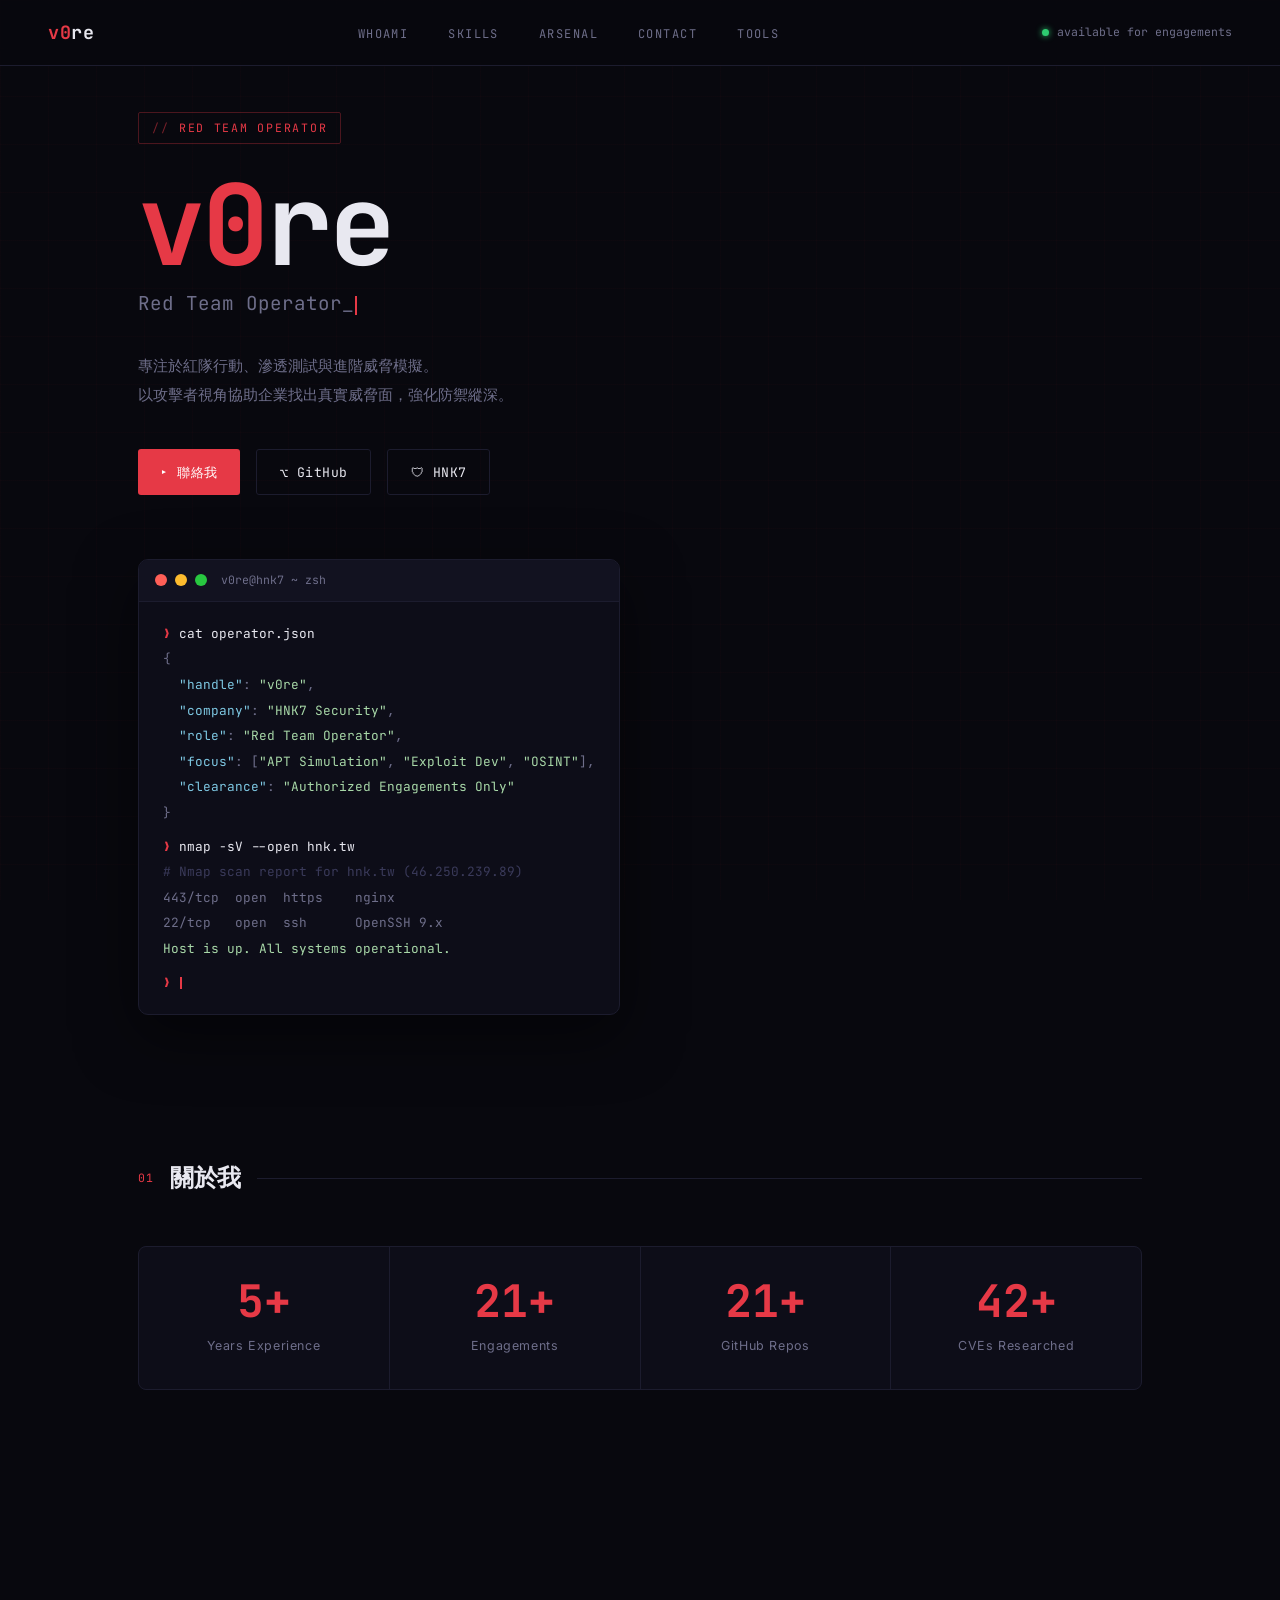
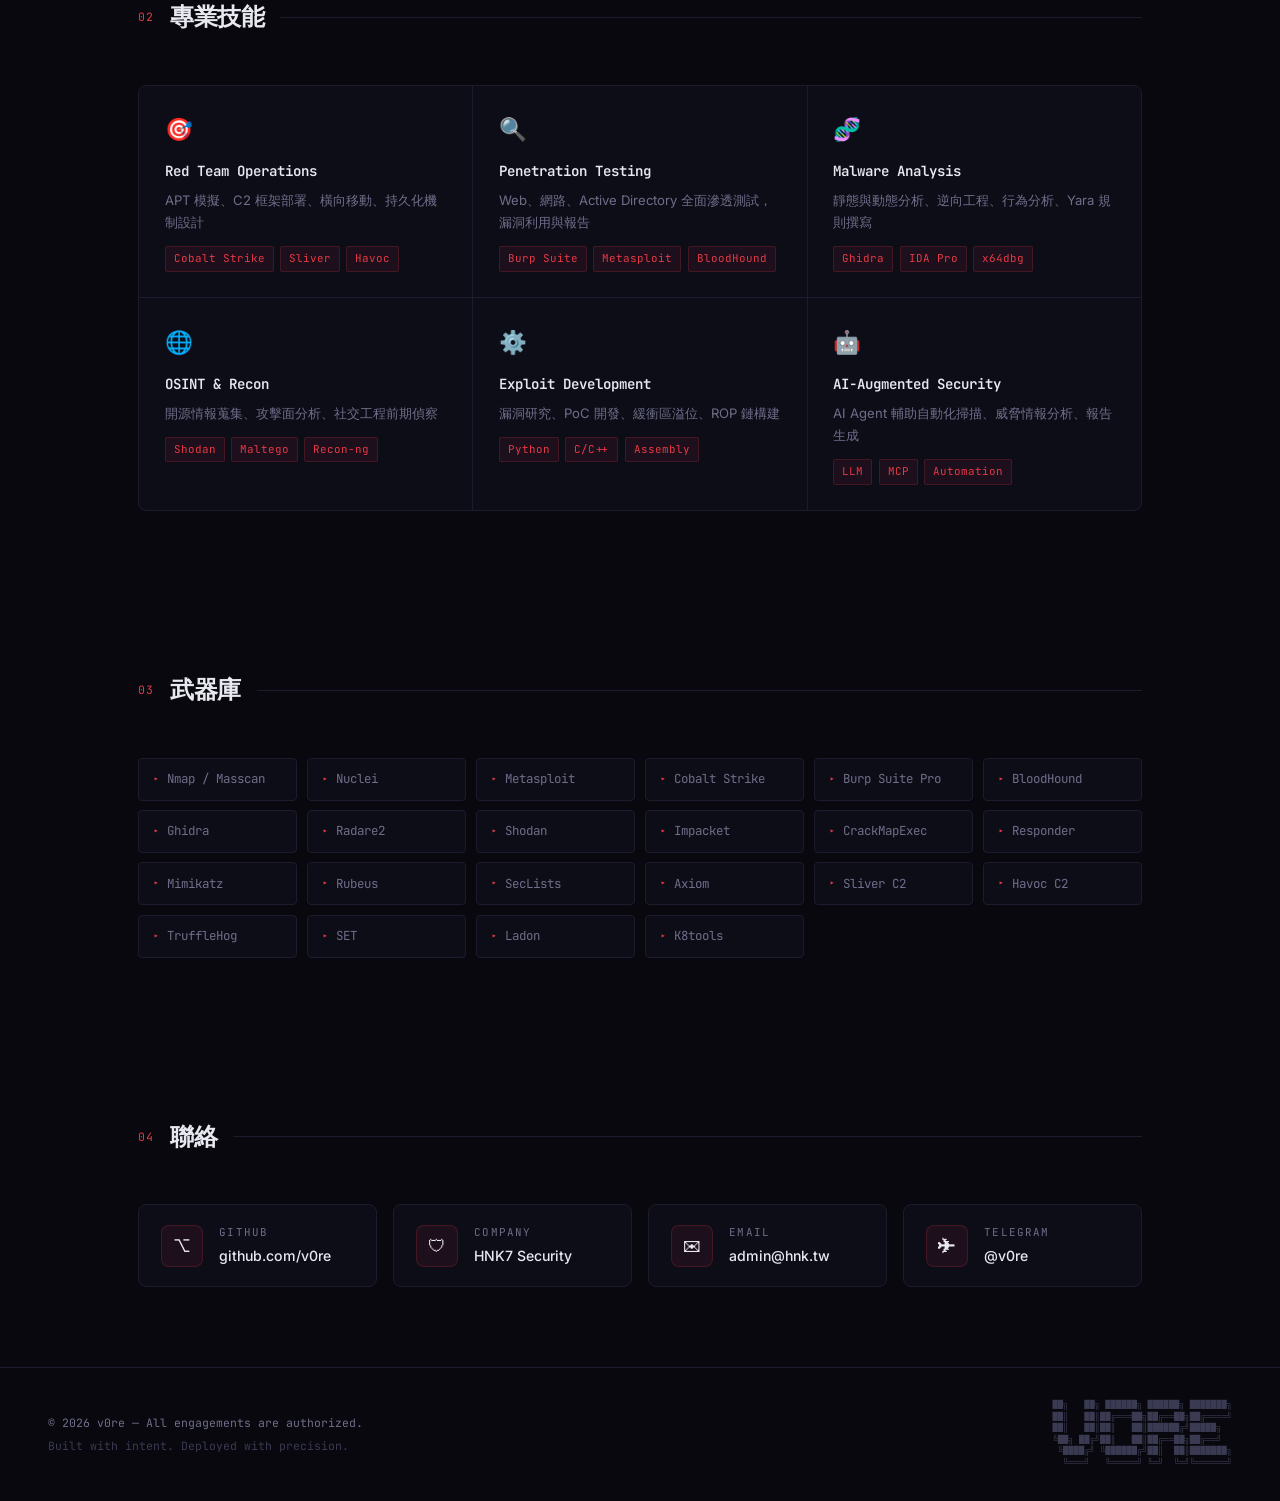
<file: index.html>
<!DOCTYPE html>
<html lang="zh-TW">
<head>
  <meta charset="UTF-8">
  <meta name="viewport" content="width=device-width, initial-scale=1.0">
  <title>v0re — Red Team Operator</title>
  <meta name="description" content="Red Team Operator | Penetration Tester | Security Researcher at HNK7 Security">
  <link rel="preconnect" href="https://fonts.googleapis.com">
  <link href="https://fonts.googleapis.com/css2?family=JetBrains+Mono:wght@300;400;500;700&family=Inter:wght@300;400;500;600;700&display=swap" rel="stylesheet">
  <style>
    *, *::before, *::after { box-sizing: border-box; margin: 0; padding: 0; }

    :root {
      --bg: #08080e;
      --bg2: #0d0d18;
      --bg3: #121220;
      --border: #1c1c2e;
      --red: #e63946;
      --red-dim: #c1121f;
      --red-glow: rgba(230,57,70,0.15);
      --white: #e8e8f0;
      --gray: #6e6e8a;
      --gray2: #3a3a52;
      --mono: 'JetBrains Mono', monospace;
      --sans: 'Inter', sans-serif;
    }

    html { scroll-behavior: smooth; }

    body {
      background: var(--bg);
      color: var(--white);
      font-family: var(--sans);
      overflow-x: hidden;
      line-height: 1.6;
    }

    /* Grid background */
    body::after {
      content: '';
      position: fixed;
      inset: 0;
      background-image:
        linear-gradient(rgba(230,57,70,0.025) 1px, transparent 1px),
        linear-gradient(90deg, rgba(230,57,70,0.025) 1px, transparent 1px);
      background-size: 48px 48px;
      pointer-events: none;
      z-index: 0;
    }

    /* Scroll progress bar */
    #progress {
      position: fixed;
      top: 0; left: 0;
      height: 2px;
      background: var(--red);
      z-index: 300;
      width: 0%;
      transition: width 0.1s linear;
      box-shadow: 0 0 8px var(--red);
    }

    /* ── NAV ── */
    nav {
      position: fixed;
      top: 0; left: 0; right: 0;
      z-index: 200;
      display: flex;
      align-items: center;
      justify-content: space-between;
      padding: 1.1rem 3rem;
      background: rgba(8,8,14,0.9);
      backdrop-filter: blur(16px);
      border-bottom: 1px solid var(--border);
    }

    .logo {
      font-family: var(--mono);
      font-size: 1.15rem;
      font-weight: 700;
      color: var(--red);
      text-decoration: none;
      letter-spacing: 0.04em;
    }
    .logo span { color: var(--white); }

    .nav-links {
      display: flex;
      gap: 2.5rem;
      list-style: none;
    }
    .nav-links a {
      font-family: var(--mono);
      font-size: 0.75rem;
      color: var(--gray);
      text-decoration: none;
      letter-spacing: 0.12em;
      text-transform: uppercase;
      transition: color 0.2s;
    }
    .nav-links a:hover { color: var(--red); }

    .nav-right {
      display: flex;
      align-items: center;
      gap: 0.5rem;
      font-family: var(--mono);
      font-size: 0.72rem;
      color: var(--gray);
    }
    .dot-live {
      width: 7px; height: 7px;
      border-radius: 50%;
      background: #2ecc71;
      box-shadow: 0 0 6px #2ecc71;
      animation: blink-green 2s infinite;
    }
    @keyframes blink-green {
      0%,100% { opacity:1; } 50% { opacity:0.3; }
    }

    /* ── HERO ── */
    .hero {
      position: relative;
      z-index: 1;
      min-height: 100vh;
      display: flex;
      align-items: center;
      padding: 7rem 3rem 4rem;
      max-width: 1100px;
      margin: 0 auto;
    }

    .hero-content { max-width: 720px; }

    .hero-badge {
      display: inline-flex;
      align-items: center;
      gap: 0.6rem;
      font-family: var(--mono);
      font-size: 0.72rem;
      color: var(--red);
      letter-spacing: 0.15em;
      text-transform: uppercase;
      padding: 0.35rem 0.8rem;
      border: 1px solid rgba(230,57,70,0.3);
      border-radius: 2px;
      margin-bottom: 1.8rem;
    }
    .hero-badge::before { content: '//'; opacity: 0.5; }

    h1 {
      font-family: var(--mono);
      font-size: clamp(3.5rem, 9vw, 7rem);
      font-weight: 700;
      line-height: 0.95;
      letter-spacing: -0.03em;
      margin-bottom: 0.6rem;
    }
    h1 .r { color: var(--red); }

    .hero-sub {
      font-family: var(--mono);
      font-size: clamp(0.9rem, 2vw, 1.2rem);
      color: var(--gray);
      margin-bottom: 1.8rem;
      min-height: 1.8em;
    }
    .cursor {
      display: inline-block;
      width: 2px; height: 1em;
      background: var(--red);
      vertical-align: middle;
      margin-left: 1px;
      animation: blink 1s step-end infinite;
    }
    @keyframes blink { 0%,100%{opacity:1} 50%{opacity:0} }

    .hero-desc {
      font-size: 0.95rem;
      color: var(--gray);
      line-height: 1.9;
      max-width: 520px;
      margin-bottom: 2.5rem;
    }

    .cta-row {
      display: flex;
      gap: 1rem;
      flex-wrap: wrap;
    }

    .btn {
      display: inline-flex;
      align-items: center;
      gap: 0.5rem;
      padding: 0.7rem 1.4rem;
      font-family: var(--mono);
      font-size: 0.82rem;
      letter-spacing: 0.04em;
      text-decoration: none;
      border-radius: 3px;
      transition: all 0.2s;
      border: none;
      cursor: pointer;
    }
    .btn-red { background: var(--red); color: #fff; }
    .btn-red:hover {
      background: var(--red-dim);
      box-shadow: 0 0 24px var(--red-glow);
      transform: translateY(-2px);
    }
    .btn-ghost {
      background: transparent;
      color: var(--white);
      border: 1px solid var(--border);
    }
    .btn-ghost:hover {
      border-color: rgba(230,57,70,0.5);
      color: var(--red);
      transform: translateY(-2px);
    }

    /* ── TERMINAL ── */
    .terminal {
      margin-top: 4rem;
      background: var(--bg2);
      border: 1px solid var(--border);
      border-radius: 10px;
      overflow: hidden;
      max-width: 640px;
      box-shadow: 0 20px 60px rgba(0,0,0,0.5);
    }
    .term-bar {
      display: flex;
      align-items: center;
      gap: 0.5rem;
      padding: 0.7rem 1rem;
      background: var(--bg3);
      border-bottom: 1px solid var(--border);
    }
    .td { width:12px; height:12px; border-radius:50%; }
    .td:nth-child(1){background:#ff5f57}
    .td:nth-child(2){background:#febc2e}
    .td:nth-child(3){background:#28c840}
    .term-title {
      font-family: var(--mono);
      font-size: 0.72rem;
      color: var(--gray);
      margin-left: 0.4rem;
    }
    .term-body {
      padding: 1.2rem 1.5rem;
      font-family: var(--mono);
      font-size: 0.8rem;
      line-height: 2;
    }
    .tp { color: var(--red); }
    .tc { color: var(--white); }
    .to { color: var(--gray); }
    .tk { color: #7ec8e3; }
    .tv { color: #a8d8a8; }
    .tcm { color: #3a3a5a; }

    /* ── SECTIONS ── */
    .section {
      position: relative;
      z-index: 1;
      padding: 5rem 3rem;
      max-width: 1100px;
      margin: 0 auto;
    }

    .sec-head {
      display: flex;
      align-items: center;
      gap: 1rem;
      margin-bottom: 3rem;
    }
    .sec-num {
      font-family: var(--mono);
      font-size: 0.72rem;
      color: var(--red);
      letter-spacing: 0.1em;
    }
    .sec-title {
      font-size: 1.5rem;
      font-weight: 600;
      letter-spacing: -0.02em;
    }
    .sec-line {
      flex: 1;
      height: 1px;
      background: var(--border);
    }

    /* Fade in */
    .fi {
      opacity: 0;
      transform: translateY(24px);
      transition: opacity 0.7s ease, transform 0.7s ease;
    }
    .fi.show { opacity:1; transform:translateY(0); }

    /* ── STATS ── */
    .stats {
      display: grid;
      grid-template-columns: repeat(auto-fit, minmax(160px, 1fr));
      gap: 1px;
      background: var(--border);
      border: 1px solid var(--border);
      border-radius: 8px;
      overflow: hidden;
      margin-bottom: 3rem;
    }
    .stat {
      background: var(--bg2);
      padding: 2rem 1.5rem;
      text-align: center;
      transition: background 0.2s;
    }
    .stat:hover { background: var(--bg3); }
    .stat-n {
      font-family: var(--mono);
      font-size: 2.8rem;
      font-weight: 700;
      color: var(--red);
      display: block;
      line-height: 1;
      margin-bottom: 0.5rem;
    }
    .stat-l {
      font-size: 0.78rem;
      color: var(--gray);
      letter-spacing: 0.05em;
    }

    /* ── SKILLS ── */
    .skills-grid {
      display: grid;
      grid-template-columns: repeat(auto-fill, minmax(300px, 1fr));
      gap: 1px;
      background: var(--border);
      border: 1px solid var(--border);
      border-radius: 8px;
      overflow: hidden;
    }
    .skill-card {
      background: var(--bg2);
      padding: 1.6rem;
      transition: background 0.2s;
    }
    .skill-card:hover { background: var(--bg3); }
    .sk-icon { font-size: 1.4rem; margin-bottom: 0.8rem; }
    .sk-name {
      font-family: var(--mono);
      font-size: 0.88rem;
      font-weight: 600;
      margin-bottom: 0.4rem;
    }
    .sk-desc { font-size: 0.82rem; color: var(--gray); line-height: 1.7; }
    .tags { display:flex; flex-wrap:wrap; gap:0.4rem; margin-top:0.8rem; }
    .tag {
      font-family: var(--mono);
      font-size: 0.68rem;
      padding: 0.2rem 0.5rem;
      background: rgba(230,57,70,0.08);
      color: var(--red);
      border: 1px solid rgba(230,57,70,0.2);
      border-radius: 2px;
    }

    /* ── ARSENAL ── */
    .arsenal {
      display: grid;
      grid-template-columns: repeat(auto-fill, minmax(150px, 1fr));
      gap: 0.6rem;
    }
    .tool {
      display: flex;
      align-items: center;
      gap: 0.5rem;
      padding: 0.65rem 0.9rem;
      background: var(--bg2);
      border: 1px solid var(--border);
      border-radius: 4px;
      font-family: var(--mono);
      font-size: 0.78rem;
      color: var(--gray);
      transition: all 0.2s;
    }
    .tool:hover {
      border-color: rgba(230,57,70,0.35);
      color: var(--white);
      background: var(--bg3);
    }
    .tool::before { content:'▸'; color:var(--red); font-size:0.65rem; }

    /* ── CONTACT ── */
    .contact-grid {
      display: grid;
      grid-template-columns: repeat(auto-fill, minmax(220px, 1fr));
      gap: 1rem;
    }
    .contact-card {
      display: flex;
      align-items: center;
      gap: 1rem;
      padding: 1.2rem 1.4rem;
      background: var(--bg2);
      border: 1px solid var(--border);
      border-radius: 8px;
      text-decoration: none;
      color: var(--white);
      transition: all 0.25s;
    }
    .contact-card:hover {
      border-color: rgba(230,57,70,0.4);
      background: var(--bg3);
      transform: translateY(-3px);
      box-shadow: 0 12px 32px rgba(0,0,0,0.4);
    }
    .cc-icon {
      width: 42px; height: 42px;
      display: flex; align-items: center; justify-content: center;
      background: rgba(230,57,70,0.08);
      border: 1px solid rgba(230,57,70,0.2);
      border-radius: 8px;
      font-size: 1.1rem;
      flex-shrink: 0;
    }
    .cc-label {
      font-family: var(--mono);
      font-size: 0.68rem;
      color: var(--gray);
      text-transform: uppercase;
      letter-spacing: 0.1em;
    }
    .cc-val { font-size: 0.88rem; font-weight: 500; margin-top: 0.2rem; }

    /* ── FOOTER ── */
    footer {
      position: relative;
      z-index: 1;
      border-top: 1px solid var(--border);
      padding: 2rem 3rem;
      display: flex;
      align-items: center;
      justify-content: space-between;
      font-family: var(--mono);
      font-size: 0.72rem;
      color: var(--gray);
    }
    .footer-art {
      font-size: 0.55rem;
      line-height: 1.3;
      color: var(--gray2);
    }

    /* ── RESPONSIVE ── */
    @media (max-width: 768px) {
      nav { padding: 1rem 1.5rem; }
      .nav-links { display: none; }
      .hero { padding: 5.5rem 1.5rem 3rem; }
      .section { padding: 3.5rem 1.5rem; }
      footer { flex-direction: column; gap: 1rem; text-align: center; }
      .footer-art { display: none; }
    }
  </style>
</head>
<body>

<div id="progress"></div>

<!-- NAV -->
<nav>
  <a href="#" class="logo">v0<span>re</span></a>
  <ul class="nav-links">
    <li><a href="#about">whoami</a></li>
    <li><a href="#skills">skills</a></li>
    <li><a href="#arsenal">arsenal</a></li>
    <li><a href="#contact">contact</a></li>
    <li><a href="tools.html">tools</a></li>
  </ul>
  <div class="nav-right">
    <div class="dot-live"></div>
    available for engagements
  </div>
</nav>

<!-- HERO -->
<div class="hero">
  <div class="hero-content">
    <div class="hero-badge">Red Team Operator</div>
    <h1><span class="r">v0</span>re</h1>
    <div class="hero-sub" id="tw"><span class="cursor"></span></div>
    <p class="hero-desc">
      專注於紅隊行動、滲透測試與進階威脅模擬。<br>
      以攻擊者視角協助企業找出真實威脅面，強化防禦縱深。
    </p>
    <div class="cta-row">
      <a href="#contact" class="btn btn-red">▸ 聯絡我</a>
      <a href="https://github.com/v0re" target="_blank" class="btn btn-ghost">⌥ GitHub</a>
      <a href="https://hnk.tw" target="_blank" class="btn btn-ghost">🛡 HNK7</a>
    </div>

    <!-- Terminal -->
    <div class="terminal fi">
      <div class="term-bar">
        <div class="td"></div><div class="td"></div><div class="td"></div>
        <span class="term-title">v0re@hnk7 ~ zsh</span>
      </div>
      <div class="term-body">
        <div><span class="tp">❯ </span><span class="tc">cat operator.json</span></div>
        <div class="to">{</div>
        <div class="to">&nbsp;&nbsp;<span class="tk">"handle"</span>: <span class="tv">"v0re"</span>,</div>
        <div class="to">&nbsp;&nbsp;<span class="tk">"company"</span>: <span class="tv">"HNK7 Security"</span>,</div>
        <div class="to">&nbsp;&nbsp;<span class="tk">"role"</span>: <span class="tv">"Red Team Operator"</span>,</div>
        <div class="to">&nbsp;&nbsp;<span class="tk">"focus"</span>: [<span class="tv">"APT Simulation"</span>, <span class="tv">"Exploit Dev"</span>, <span class="tv">"OSINT"</span>],</div>
        <div class="to">&nbsp;&nbsp;<span class="tk">"clearance"</span>: <span class="tv">"Authorized Engagements Only"</span></div>
        <div class="to">}</div>
        <div style="margin-top:0.5rem"><span class="tp">❯ </span><span class="tc">nmap -sV --open hnk.tw</span></div>
        <div class="to"><span class="tcm"># Nmap scan report for hnk.tw (46.250.239.89)</span></div>
        <div class="to">443/tcp &nbsp;open &nbsp;https &nbsp;&nbsp;&nbsp;nginx</div>
        <div class="to">22/tcp &nbsp;&nbsp;open &nbsp;ssh &nbsp;&nbsp;&nbsp;&nbsp;&nbsp;OpenSSH 9.x</div>
        <div class="to"><span class="tv">Host is up. All systems operational.</span></div>
        <div style="margin-top:0.5rem"><span class="tp">❯ </span><span class="cursor"></span></div>
      </div>
    </div>
  </div>
</div>

<!-- ABOUT -->
<section class="section" id="about">
  <div class="sec-head fi">
    <span class="sec-num">01</span>
    <h2 class="sec-title">關於我</h2>
    <div class="sec-line"></div>
  </div>
  <div class="stats fi">
    <div class="stat">
      <span class="stat-n" data-t="5">0</span>
      <span class="stat-l">Years Experience</span>
    </div>
    <div class="stat">
      <span class="stat-n" data-t="50">0</span>
      <span class="stat-l">Engagements</span>
    </div>
    <div class="stat">
      <span class="stat-n" data-t="34">0</span>
      <span class="stat-l">GitHub Repos</span>
    </div>
    <div class="stat">
      <span class="stat-n" data-t="100">0</span>
      <span class="stat-l">CVEs Researched</span>
    </div>
  </div>
</section>

<!-- SKILLS -->
<section class="section" id="skills">
  <div class="sec-head fi">
    <span class="sec-num">02</span>
    <h2 class="sec-title">專業技能</h2>
    <div class="sec-line"></div>
  </div>
  <div class="skills-grid fi">
    <div class="skill-card">
      <div class="sk-icon">🎯</div>
      <div class="sk-name">Red Team Operations</div>
      <div class="sk-desc">APT 模擬、C2 框架部署、橫向移動、持久化機制設計</div>
      <div class="tags">
        <span class="tag">Cobalt Strike</span>
        <span class="tag">Sliver</span>
        <span class="tag">Havoc</span>
      </div>
    </div>
    <div class="skill-card">
      <div class="sk-icon">🔍</div>
      <div class="sk-name">Penetration Testing</div>
      <div class="sk-desc">Web、網路、Active Directory 全面滲透測試，漏洞利用與報告</div>
      <div class="tags">
        <span class="tag">Burp Suite</span>
        <span class="tag">Metasploit</span>
        <span class="tag">BloodHound</span>
      </div>
    </div>
    <div class="skill-card">
      <div class="sk-icon">🧬</div>
      <div class="sk-name">Malware Analysis</div>
      <div class="sk-desc">靜態與動態分析、逆向工程、行為分析、Yara 規則撰寫</div>
      <div class="tags">
        <span class="tag">Ghidra</span>
        <span class="tag">IDA Pro</span>
        <span class="tag">x64dbg</span>
      </div>
    </div>
    <div class="skill-card">
      <div class="sk-icon">🌐</div>
      <div class="sk-name">OSINT &amp; Recon</div>
      <div class="sk-desc">開源情報蒐集、攻擊面分析、社交工程前期偵察</div>
      <div class="tags">
        <span class="tag">Shodan</span>
        <span class="tag">Maltego</span>
        <span class="tag">Recon-ng</span>
      </div>
    </div>
    <div class="skill-card">
      <div class="sk-icon">⚙️</div>
      <div class="sk-name">Exploit Development</div>
      <div class="sk-desc">漏洞研究、PoC 開發、緩衝區溢位、ROP 鏈構建</div>
      <div class="tags">
        <span class="tag">Python</span>
        <span class="tag">C/C++</span>
        <span class="tag">Assembly</span>
      </div>
    </div>
    <div class="skill-card">
      <div class="sk-icon">🤖</div>
      <div class="sk-name">AI-Augmented Security</div>
      <div class="sk-desc">AI Agent 輔助自動化掃描、威脅情報分析、報告生成</div>
      <div class="tags">
        <span class="tag">LLM</span>
        <span class="tag">MCP</span>
        <span class="tag">Automation</span>
      </div>
    </div>
  </div>
</section>

<!-- ARSENAL -->
<section class="section" id="arsenal">
  <div class="sec-head fi">
    <span class="sec-num">03</span>
    <h2 class="sec-title">武器庫</h2>
    <div class="sec-line"></div>
  </div>
  <div class="arsenal fi">
    <div class="tool">Nmap / Masscan</div>
    <div class="tool">Nuclei</div>
    <div class="tool">Metasploit</div>
    <div class="tool">Cobalt Strike</div>
    <div class="tool">Burp Suite Pro</div>
    <div class="tool">BloodHound</div>
    <div class="tool">Ghidra</div>
    <div class="tool">Radare2</div>
    <div class="tool">Shodan</div>
    <div class="tool">Impacket</div>
    <div class="tool">CrackMapExec</div>
    <div class="tool">Responder</div>
    <div class="tool">Mimikatz</div>
    <div class="tool">Rubeus</div>
    <div class="tool">SecLists</div>
    <div class="tool">Axiom</div>
    <div class="tool">Sliver C2</div>
    <div class="tool">Havoc C2</div>
    <div class="tool">TruffleHog</div>
    <div class="tool">SET</div>
    <div class="tool">Ladon</div>
    <div class="tool">K8tools</div>
  </div>
</section>

<!-- CONTACT -->
<section class="section" id="contact">
  <div class="sec-head fi">
    <span class="sec-num">04</span>
    <h2 class="sec-title">聯絡</h2>
    <div class="sec-line"></div>
  </div>
  <div class="contact-grid fi">
    <a href="https://github.com/v0re" target="_blank" class="contact-card">
      <div class="cc-icon">⌥</div>
      <div>
        <div class="cc-label">GitHub</div>
        <div class="cc-val">github.com/v0re</div>
      </div>
    </a>
    <a href="https://hnk.tw" target="_blank" class="contact-card">
      <div class="cc-icon">🛡</div>
      <div>
        <div class="cc-label">Company</div>
        <div class="cc-val">HNK7 Security</div>
      </div>
    </a>
    <a href="mailto:admin@hnk.tw" class="contact-card">
      <div class="cc-icon">✉</div>
      <div>
        <div class="cc-label">Email</div>
        <div class="cc-val">admin@hnk.tw</div>
      </div>
    </a>
    <a href="https://t.me/v0re" target="_blank" class="contact-card">
      <div class="cc-icon">✈</div>
      <div>
        <div class="cc-label">Telegram</div>
        <div class="cc-val">@v0re</div>
      </div>
    </a>
  </div>
</section>

<!-- FOOTER -->
<footer>
  <div>
    <div>© 2026 v0re — All engagements are authorized.</div>
    <div style="margin-top:0.3rem;color:var(--gray2)">Built with intent. Deployed with precision.</div>
  </div>
  <pre class="footer-art">██╗   ██╗ ██████╗ ██████╗ ███████╗
██║   ██║██╔═══██╗██╔══██╗██╔════╝
██║   ██║██║   ██║██████╔╝█████╗  
╚██╗ ██╔╝██║   ██║██╔══██╗██╔══╝  
 ╚████╔╝ ╚██████╔╝██║  ██║███████╗
  ╚═══╝   ╚═════╝ ╚═╝  ╚═╝╚══════╝</pre>
</footer>

<script>
// Scroll progress
window.addEventListener('scroll', () => {
  const p = window.scrollY / (document.body.scrollHeight - window.innerHeight) * 100;
  document.getElementById('progress').style.width = p + '%';
});

// Typewriter
const phrases = [
  'Red Team Operator_',
  'Penetration Tester_',
  'Security Researcher_',
  'Exploit Developer_',
  'Threat Emulation Specialist_'
];
let pi = 0, ci = 0, del = false;
const tw = document.getElementById('tw');
function type() {
  const cur = phrases[pi];
  if (!del) {
    tw.innerHTML = cur.slice(0, ci + 1) + '<span class="cursor"></span>';
    ci++;
    if (ci === cur.length) { del = true; setTimeout(type, 2200); return; }
  } else {
    tw.innerHTML = cur.slice(0, ci - 1) + '<span class="cursor"></span>';
    ci--;
    if (ci === 0) { del = false; pi = (pi + 1) % phrases.length; }
  }
  setTimeout(type, del ? 35 : 75);
}
type();

// Fade in on scroll
const obs = new IntersectionObserver(es => {
  es.forEach(e => { if (e.isIntersecting) e.target.classList.add('show'); });
}, { threshold: 0.1 });
document.querySelectorAll('.fi').forEach(el => obs.observe(el));

// Counter animation
function countUp(el, target) {
  let n = 0;
  const step = Math.max(1, Math.ceil(target / 50));
  const t = setInterval(() => {
    n = Math.min(n + step, target);
    el.textContent = n + '+';
    if (n >= target) clearInterval(t);
  }, 35);
}
const cobs = new IntersectionObserver(es => {
  es.forEach(e => {
    if (e.isIntersecting) {
      e.target.querySelectorAll('[data-t]').forEach(el => countUp(el, +el.dataset.t));
      cobs.unobserve(e.target);
    }
  });
}, { threshold: 0.3 });
document.querySelectorAll('.stats').forEach(el => cobs.observe(el));
</script>
</body>
</html>
</file>
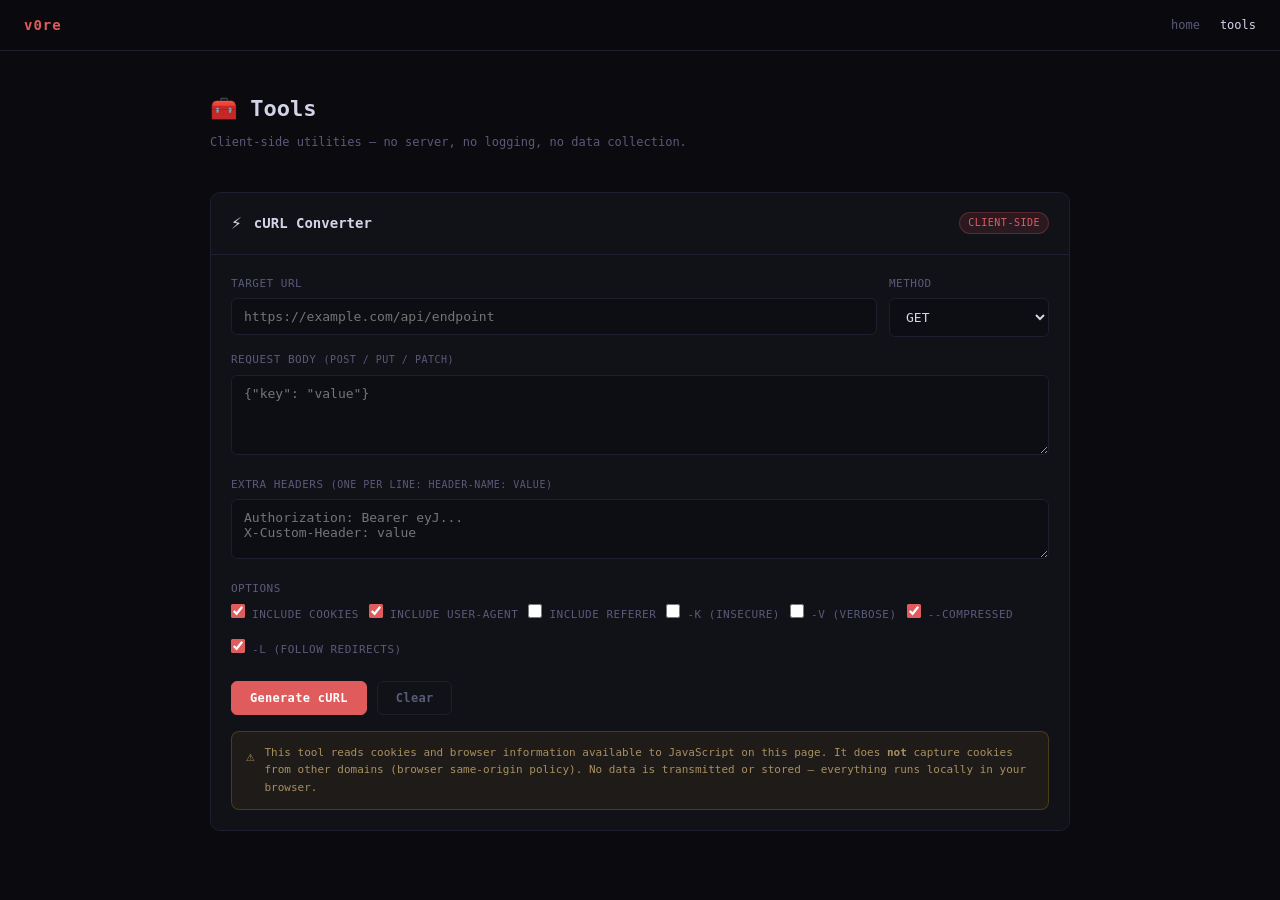
<file: tools/index.html>
<!DOCTYPE html>
<html lang="en">
<head>
  <meta charset="UTF-8">
  <meta name="viewport" content="width=device-width, initial-scale=1.0">
  <title>Tools — v0re</title>
  <meta name="description" content="Client-side utilities — no server, no logging, no data collection.">
  <meta http-equiv="refresh" content="0; url=../tools.html">
  <link rel="canonical" href="https://v0re.github.io/tools.html">
  <script>
    window.location.replace('../tools.html');
  </script>
</head>
<body>
  <p>
    Redirecting to <a href="../tools.html">tools.html</a>…
  </p>
</body>
</html>
</file>
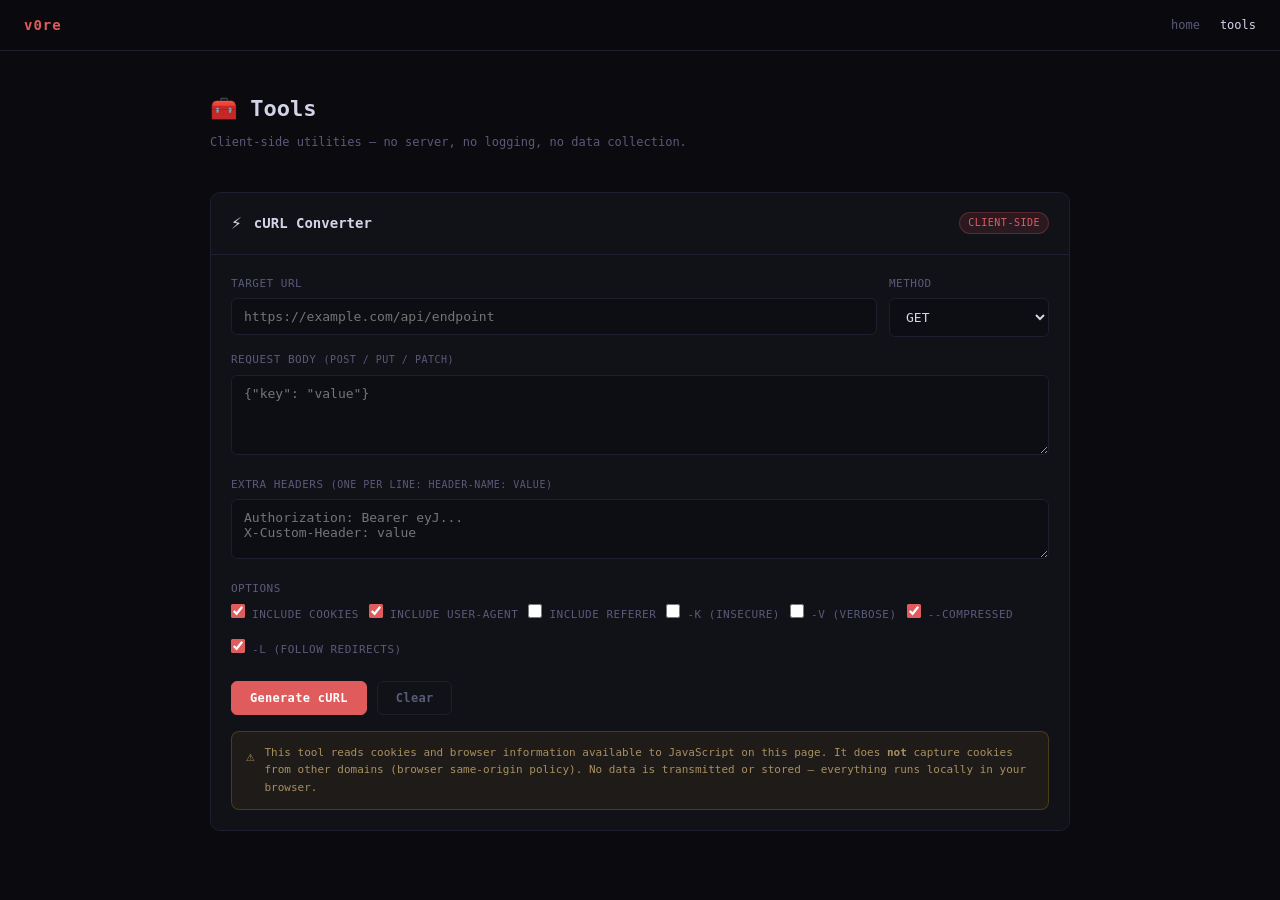
<file: tools/curl/index.html>
<!DOCTYPE html>
<html lang="zh-TW">
<head>
  <meta charset="UTF-8">
  <meta name="viewport" content="width=device-width, initial-scale=1.0">
  <title>cURL Converter — v0re Tools</title>
  <meta name="description" content="Browser to cURL converter — auto-detects cookies and headers from your current browser session">
  <link rel="canonical" href="https://v0re.github.io/tools/curl/">
  <!-- Redirect to main tools page with anchor -->
  <script>window.location.replace('../../tools.html');</script>
</head>
<body></body>
</html>
</file>
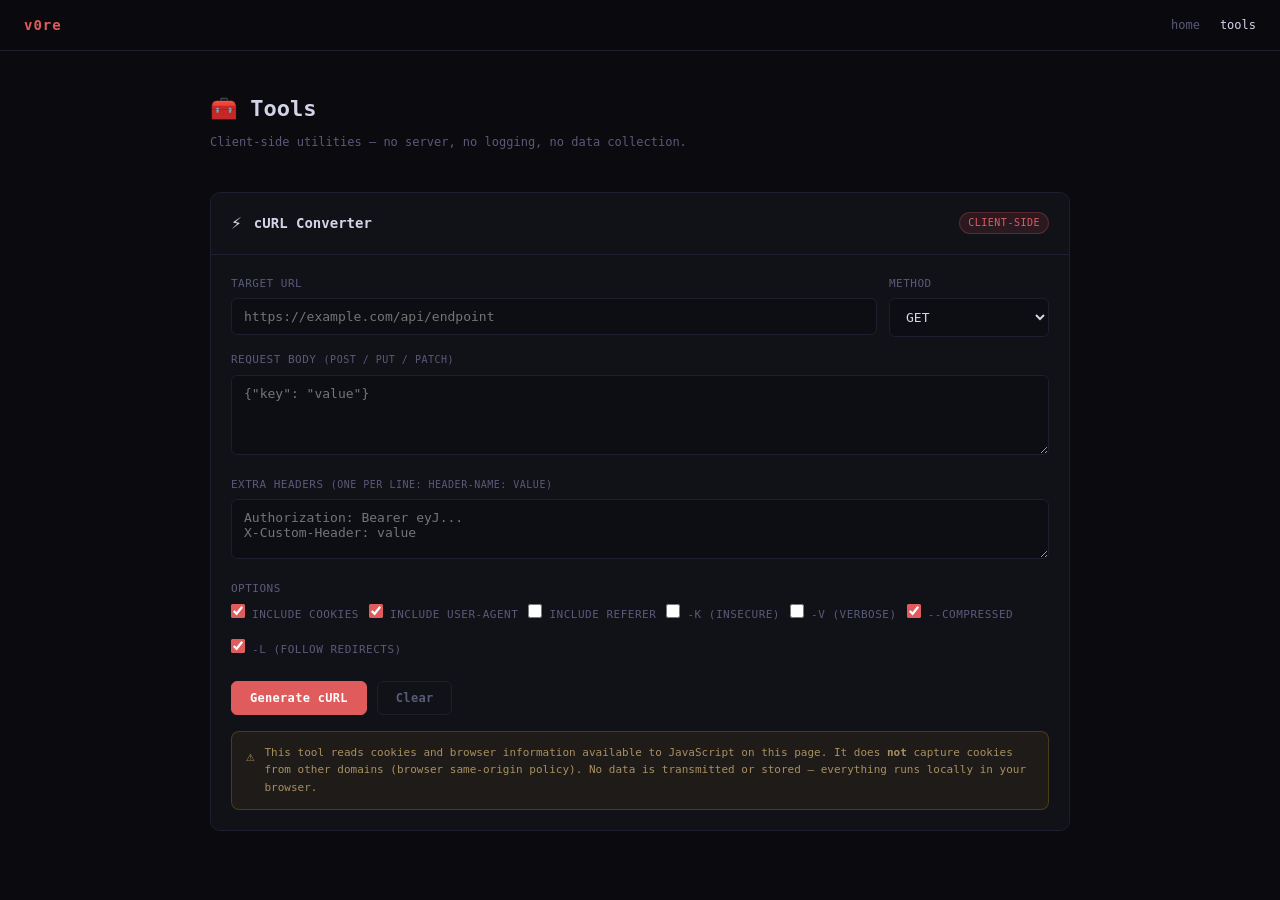
<file: tools.html>
<!DOCTYPE html>
<html lang="zh-TW">
<head>
  <meta charset="UTF-8">
  <meta name="viewport" content="width=device-width, initial-scale=1.0">
  <title>Tools — v0re</title>
  <style>
    *, *::before, *::after { box-sizing: border-box; margin: 0; padding: 0; }

    :root {
      --bg: #0a0a0f;
      --surface: #111118;
      --border: #1e1e2e;
      --border-hover: #2a2a3e;
      --red: #e05c5c;
      --red-dim: #c04040;
      --text: #d4d4e8;
      --muted: #5a5a7a;
      --code-bg: #0d0d14;
      --green: #4ade80;
      --yellow: #fbbf24;
    }

    body {
      background: var(--bg);
      color: var(--text);
      font-family: 'SF Mono', 'Fira Code', 'Cascadia Code', monospace;
      font-size: 13px;
      line-height: 1.6;
      min-height: 100vh;
    }

    /* NAV */
    nav {
      display: flex;
      align-items: center;
      justify-content: space-between;
      padding: 14px 24px;
      border-bottom: 1px solid var(--border);
      background: rgba(10,10,15,0.95);
      position: sticky;
      top: 0;
      z-index: 100;
      backdrop-filter: blur(8px);
    }
    .nav-logo { color: var(--red); font-weight: 700; font-size: 14px; text-decoration: none; letter-spacing: 1px; }
    .nav-links { display: flex; gap: 20px; list-style: none; }
    .nav-links a { color: var(--muted); text-decoration: none; font-size: 12px; transition: color .2s; }
    .nav-links a:hover, .nav-links a.active { color: var(--text); }

    /* LAYOUT */
    .container { max-width: 900px; margin: 0 auto; padding: 40px 20px; }

    .page-header { margin-bottom: 40px; }
    .page-header h1 { font-size: 22px; color: var(--text); font-weight: 600; margin-bottom: 6px; }
    .page-header p { color: var(--muted); font-size: 12px; }

    /* TOOL CARD */
    .tool-card {
      background: var(--surface);
      border: 1px solid var(--border);
      border-radius: 10px;
      overflow: hidden;
      margin-bottom: 24px;
    }
    .tool-header {
      display: flex;
      align-items: center;
      gap: 12px;
      padding: 16px 20px;
      border-bottom: 1px solid var(--border);
    }
    .tool-icon { font-size: 18px; }
    .tool-title { font-size: 14px; font-weight: 600; color: var(--text); }
    .tool-badge {
      margin-left: auto;
      font-size: 10px;
      padding: 2px 8px;
      border-radius: 20px;
      background: rgba(224,92,92,0.12);
      color: var(--red);
      border: 1px solid rgba(224,92,92,0.25);
      letter-spacing: .5px;
    }
    .tool-body { padding: 20px; }

    /* FORM */
    .field { margin-bottom: 14px; }
    .field label { display: block; font-size: 11px; color: var(--muted); margin-bottom: 6px; letter-spacing: .5px; text-transform: uppercase; }
    .field input, .field select, .field textarea {
      width: 100%;
      background: var(--code-bg);
      border: 1px solid var(--border);
      border-radius: 6px;
      color: var(--text);
      font-family: inherit;
      font-size: 13px;
      padding: 10px 12px;
      outline: none;
      transition: border-color .2s;
    }
    .field input:focus, .field select:focus, .field textarea:focus { border-color: var(--red-dim); }
    .field textarea { resize: vertical; min-height: 80px; }

    .row { display: flex; gap: 12px; flex-wrap: wrap; }
    .row .field { flex: 1; min-width: 160px; }

    /* CHECKBOXES */
    .checks { display: flex; flex-wrap: wrap; gap: 10px; margin-bottom: 16px; }
    .check-item { display: flex; align-items: center; gap: 6px; cursor: pointer; font-size: 12px; color: var(--muted); user-select: none; }
    .check-item input[type=checkbox] { accent-color: var(--red); width: 14px; height: 14px; cursor: pointer; }
    .check-item:hover { color: var(--text); }

    /* BUTTONS */
    .btn-row { display: flex; gap: 10px; flex-wrap: wrap; margin-bottom: 16px; }
    .btn {
      padding: 9px 18px;
      border-radius: 6px;
      font-family: inherit;
      font-size: 12px;
      font-weight: 600;
      cursor: pointer;
      border: 1px solid;
      transition: all .15s;
      letter-spacing: .3px;
    }
    .btn-primary { background: var(--red); border-color: var(--red); color: #fff; }
    .btn-primary:hover { background: var(--red-dim); border-color: var(--red-dim); }
    .btn-ghost { background: transparent; border-color: var(--border); color: var(--muted); }
    .btn-ghost:hover { border-color: var(--border-hover); color: var(--text); }
    .btn-copy { background: rgba(74,222,128,0.1); border-color: rgba(74,222,128,0.3); color: var(--green); }
    .btn-copy:hover { background: rgba(74,222,128,0.18); }
    .btn-copy.copied { background: rgba(74,222,128,0.2); color: var(--green); }

    /* OUTPUT */
    .output-block { display: none; }
    .output-block.show { display: block; }

    .output-label {
      font-size: 11px;
      color: var(--muted);
      text-transform: uppercase;
      letter-spacing: .5px;
      margin-bottom: 8px;
      display: flex;
      align-items: center;
      justify-content: space-between;
    }
    .output-label .stats { color: var(--yellow); font-size: 10px; }

    pre.curl-output {
      background: var(--code-bg);
      border: 1px solid var(--border);
      border-radius: 8px;
      padding: 16px;
      overflow-x: auto;
      white-space: pre-wrap;
      word-break: break-all;
      font-size: 12px;
      line-height: 1.8;
      color: #a8b4d0;
      max-height: 400px;
      overflow-y: auto;
    }
    pre.curl-output .curl-cmd { color: var(--red); font-weight: 700; }
    pre.curl-output .curl-flag { color: #79b8ff; }
    pre.curl-output .curl-val { color: #9ecbff; }
    pre.curl-output .curl-url { color: var(--green); font-weight: 600; }
    pre.curl-output .curl-cookie { color: #ffab70; }

    /* NOTICE */
    .notice {
      display: flex;
      align-items: flex-start;
      gap: 10px;
      background: rgba(251,191,36,0.06);
      border: 1px solid rgba(251,191,36,0.2);
      border-radius: 8px;
      padding: 12px 14px;
      margin-top: 16px;
      font-size: 11px;
      color: #a89060;
      line-height: 1.6;
    }
    .notice-icon { font-size: 14px; flex-shrink: 0; margin-top: 1px; }

    /* COOKIE TABLE */
    .cookie-table { width: 100%; border-collapse: collapse; font-size: 11px; margin-top: 8px; }
    .cookie-table th { color: var(--muted); text-align: left; padding: 4px 8px; border-bottom: 1px solid var(--border); font-weight: 500; }
    .cookie-table td { padding: 5px 8px; border-bottom: 1px solid rgba(30,30,46,0.5); color: var(--text); word-break: break-all; }
    .cookie-table tr:last-child td { border-bottom: none; }
    .cookie-name { color: #ffab70; }
    .cookie-val { color: #9ecbff; max-width: 300px; overflow: hidden; text-overflow: ellipsis; white-space: nowrap; }

    .empty-state { color: var(--muted); font-size: 12px; padding: 12px 0; font-style: italic; }

    /* MOBILE */
    @media (max-width: 600px) {
      nav { padding: 12px 16px; }
      .nav-links { gap: 14px; }
      .container { padding: 24px 16px; }
      .row { flex-direction: column; }
      .btn-row { flex-direction: column; }
      .btn { width: 100%; text-align: center; }
    }
  </style>
</head>
<body>

<nav>
  <a href="index.html" class="nav-logo">v0re</a>
  <ul class="nav-links">
    <li><a href="index.html">home</a></li>
    <li><a href="tools.html" class="active">tools</a></li>
  </ul>
</nav>

<div class="container">
  <div class="page-header">
    <h1>🧰 Tools</h1>
    <p>Client-side utilities — no server, no logging, no data collection.</p>
  </div>

  <!-- TOOL 01: cURL Converter -->
  <div class="tool-card">
    <div class="tool-header">
      <span class="tool-icon">⚡</span>
      <span class="tool-title">cURL Converter</span>
      <span class="tool-badge">CLIENT-SIDE</span>
    </div>
    <div class="tool-body">

      <div class="row">
        <div class="field">
          <label>Target URL</label>
          <input type="url" id="targetUrl" placeholder="https://example.com/api/endpoint" autocomplete="off" spellcheck="false">
        </div>
        <div class="field" style="max-width:140px">
          <label>Method</label>
          <select id="method">
            <option>GET</option>
            <option>POST</option>
            <option>PUT</option>
            <option>DELETE</option>
            <option>PATCH</option>
            <option>HEAD</option>
            <option>OPTIONS</option>
          </select>
        </div>
      </div>

      <div class="field">
        <label>Request Body <span style="color:var(--muted);font-size:10px">(POST / PUT / PATCH)</span></label>
        <textarea id="body" placeholder='{"key": "value"}'></textarea>
      </div>

      <div class="field">
        <label>Extra Headers <span style="color:var(--muted);font-size:10px">(one per line: Header-Name: value)</span></label>
        <textarea id="extraHeaders" placeholder="Authorization: Bearer eyJ...&#10;X-Custom-Header: value" style="min-height:60px"></textarea>
      </div>

      <div class="field">
        <label>Options</label>
        <div class="checks">
          <label class="check-item"><input type="checkbox" id="optCookies" checked> Include cookies</label>
          <label class="check-item"><input type="checkbox" id="optUA" checked> Include User-Agent</label>
          <label class="check-item"><input type="checkbox" id="optReferer"> Include Referer</label>
          <label class="check-item"><input type="checkbox" id="optInsecure"> -k (insecure)</label>
          <label class="check-item"><input type="checkbox" id="optVerbose"> -v (verbose)</label>
          <label class="check-item"><input type="checkbox" id="optCompressed" checked> --compressed</label>
          <label class="check-item"><input type="checkbox" id="optFollowRedirects" checked> -L (follow redirects)</label>
        </div>
      </div>

      <div class="btn-row">
        <button class="btn btn-primary" onclick="generateCurl()">Generate cURL</button>
        <button class="btn btn-ghost" onclick="clearAll()">Clear</button>
      </div>

      <!-- OUTPUT -->
      <div class="output-block" id="outputBlock">
        <div class="output-label">
          <span>Generated Command</span>
          <span class="stats" id="statsLabel"></span>
        </div>
        <pre class="curl-output" id="curlOutput"></pre>
        <div class="btn-row" style="margin-top:10px;margin-bottom:0">
          <button class="btn btn-copy" id="copyBtn" onclick="copyOutput()">Copy to clipboard</button>
          <button class="btn btn-ghost" onclick="document.getElementById('cookieSection').classList.toggle('show')">Show detected cookies</button>
        </div>

        <div class="output-block" id="cookieSection" style="margin-top:14px">
          <div class="output-label"><span>Detected Cookies</span></div>
          <div id="cookieTableWrap"></div>
        </div>
      </div>

      <div class="notice">
        <span class="notice-icon">⚠️</span>
        <span>This tool reads cookies and browser information available to JavaScript on this page. It does <strong>not</strong> capture cookies from other domains (browser same-origin policy). No data is transmitted or stored — everything runs locally in your browser.</span>
      </div>

    </div>
  </div>

</div>

<script>
  // ── Helpers ──────────────────────────────────────────────────────────────
  function escapeShell(v) {
    return v.replace(/'/g, "'\\''");
  }

  function escapeHtml(v) {
    return String(v)
      .replace(/&/g, '&amp;')
      .replace(/</g, '&lt;')
      .replace(/>/g, '&gt;')
      .replace(/"/g, '&quot;')
      .replace(/'/g, '&#39;');
  }

  function parseCookies() {
    if (!document.cookie) return [];
    return document.cookie.split(';').map(c => {
      const idx = c.indexOf('=');
      if (idx === -1) return { name: c.trim(), value: '' };
      return { name: c.slice(0, idx).trim(), value: c.slice(idx + 1).trim() };
    }).filter(c => c.name);
  }

  function getBrowserHeaders() {
    const h = {};
    h['Accept'] = 'text/html,application/xhtml+xml,application/xml;q=0.9,image/avif,image/webp,*/*;q=0.8';
    h['Accept-Language'] = navigator.language + (navigator.languages && navigator.languages.length > 1 ? ',' + navigator.languages.slice(1).map((l,i)=>`${l};q=${(0.9-i*0.1).toFixed(1)}`).join(',') : '');
    h['Accept-Encoding'] = 'gzip, deflate, br';
    h['Connection'] = 'keep-alive';
    h['Upgrade-Insecure-Requests'] = '1';
    if (document.getElementById('optUA').checked) {
      h['User-Agent'] = navigator.userAgent;
    }
    if (document.getElementById('optReferer').checked && document.referrer) {
      h['Referer'] = document.referrer;
    }
    return h;
  }

  // ── Main generator ────────────────────────────────────────────────────────
  function generateCurl() {
    const url = document.getElementById('targetUrl').value.trim();
    if (!url) {
      document.getElementById('targetUrl').focus();
      return;
    }

    const method = document.getElementById('method').value;
    const body = document.getElementById('body').value.trim();
    const extraRaw = document.getElementById('extraHeaders').value.trim();
    const cookies = parseCookies();
    const browserHeaders = getBrowserHeaders();

    // Parse extra headers
    const extraHeaders = {};
    if (extraRaw) {
      extraRaw.split('\n').forEach(line => {
        const idx = line.indexOf(':');
        if (idx > 0) {
          const k = line.slice(0, idx).trim();
          const v = line.slice(idx + 1).trim();
          if (k) extraHeaders[k] = v;
        }
      });
    }

    // Detect content-type for body
    if (body && !extraHeaders['Content-Type']) {
      try { JSON.parse(body); extraHeaders['Content-Type'] = 'application/json'; }
      catch { extraHeaders['Content-Type'] = 'application/x-www-form-urlencoded'; }
    }

    // Build parts
    const parts = ['curl'];

    if (document.getElementById('optVerbose').checked) parts.push('-v');
    if (document.getElementById('optInsecure').checked) parts.push('-k');
    if (document.getElementById('optFollowRedirects').checked) parts.push('-L');
    if (document.getElementById('optCompressed').checked) parts.push('--compressed');

    if (method !== 'GET') parts.push(`-X ${method}`);

    // Headers
    const allHeaders = { ...browserHeaders, ...extraHeaders };
    for (const [k, v] of Object.entries(allHeaders)) {
      parts.push(`-H '${escapeShell(k)}: ${escapeShell(v)}'`);
    }

    // Cookies
    if (document.getElementById('optCookies').checked && cookies.length > 0) {
      const cookieStr = cookies.map(c => `${c.name}=${c.value}`).join('; ');
      parts.push(`-b '${escapeShell(cookieStr)}'`);
    }

    // Body
    if (body) {
      parts.push(`--data-raw '${escapeShell(body)}'`);
    }

    parts.push(`'${escapeShell(url)}'`);

    // Format with line continuations
    const formatted = parts.join(' \\\n  ');

    // Syntax highlight
    const highlighted = escapeHtml(formatted)
      .replace(/^(curl)/, '<span class="curl-cmd">$1</span>')
      .replace(/( -[a-zA-Z]+)/g, '<span class="curl-flag">$1</span>')
      .replace(/(--[a-zA-Z-]+)/g, '<span class="curl-flag">$1</span>')
      .replace(/(-H &#39;)((?:(?!&#39;).)+?)&#39;/g, (m, flag, val) => {
        const isAuth = /^(authorization|cookie|x-auth|token)/i.test(val);
        return `<span class="curl-flag">-H</span> &#39;<span class="${isAuth ? 'curl-cookie' : 'curl-val'}">${val}</span>&#39;`;
      })
      .replace(/(-b &#39;)((?:(?!&#39;).)+?)&#39;/g, `<span class="curl-flag">-b</span> &#39;<span class="curl-cookie">$2</span>&#39;`)
      .replace(/&#39;(https?:\/\/(?:(?!&#39;).)+?)&#39;$/, `&#39;<span class="curl-url">$1</span>&#39;`);

    document.getElementById('curlOutput').innerHTML = highlighted;
    document.getElementById('statsLabel').textContent =
      `${Object.keys(allHeaders).length} headers · ${cookies.length} cookies`;

    // Cookie table
    renderCookieTable(cookies);

    document.getElementById('outputBlock').classList.add('show');
    document.getElementById('copyBtn').textContent = 'Copy to clipboard';
    document.getElementById('copyBtn').classList.remove('copied');
  }

  function renderCookieTable(cookies) {
    const wrap = document.getElementById('cookieTableWrap');
    if (!cookies.length) {
      wrap.innerHTML = '<p class="empty-state">No cookies detected on this page.</p>';
      return;
    }
    let html = '<table class="cookie-table"><thead><tr><th>Name</th><th>Value</th></tr></thead><tbody>';
    cookies.forEach(c => {
      const value = c.value ? escapeHtml(c.value) : '<em style="color:var(--muted)">empty</em>';
      html += `<tr><td class="cookie-name">${escapeHtml(c.name)}</td><td class="cookie-val" title="${escapeHtml(c.value)}">${value}</td></tr>`;
    });
    html += '</tbody></table>';
    wrap.innerHTML = html;
  }

  function copyOutput() {
    const pre = document.getElementById('curlOutput');
    const text = pre.innerText || pre.textContent;
    navigator.clipboard.writeText(text).then(() => {
      const btn = document.getElementById('copyBtn');
      btn.textContent = '✓ Copied!';
      btn.classList.add('copied');
      setTimeout(() => {
        btn.textContent = 'Copy to clipboard';
        btn.classList.remove('copied');
      }, 2000);
    });
  }

  function clearAll() {
    document.getElementById('targetUrl').value = '';
    document.getElementById('body').value = '';
    document.getElementById('extraHeaders').value = '';
    document.getElementById('method').value = 'GET';
    document.getElementById('outputBlock').classList.remove('show');
    document.getElementById('cookieSection').classList.remove('show');
  }

  // Auto-generate on Enter in URL field
  document.getElementById('targetUrl').addEventListener('keydown', e => {
    if (e.key === 'Enter') generateCurl();
  });
</script>

</body>
</html>
</file>
